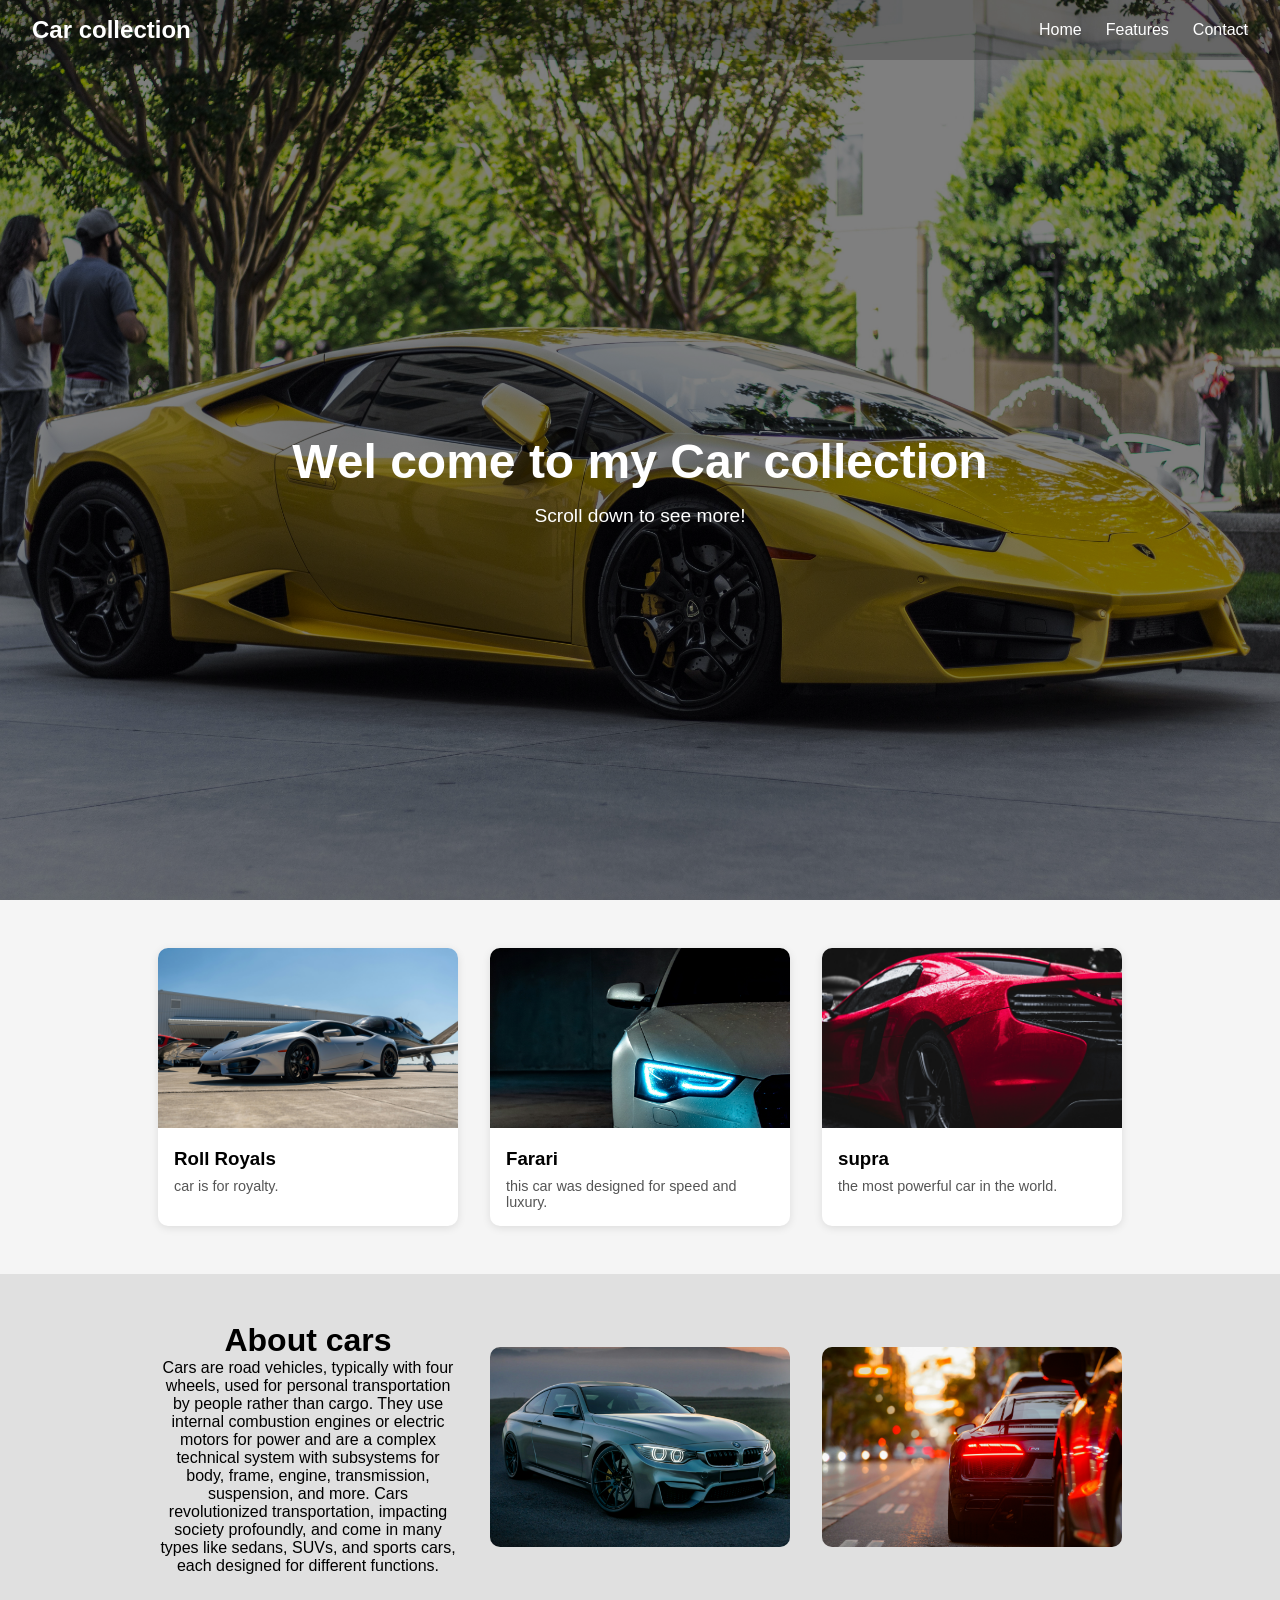
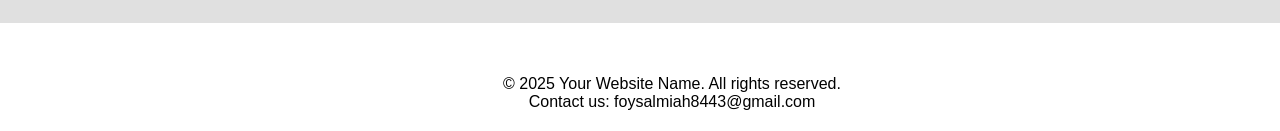
<file: index.html>
<!DOCTYPE html>
<html lang="en">

<head>
    <meta charset="UTF-8" />
    <meta name="viewport" content="width=device-width, initial-scale=1.0" />
    <link rel="stylesheet" href="style.css" />
    <title>Simple Landing Page</title>

</head>

<body>

    <div class="hero">
        <nav>
            <div class="logo">Car collection</div>
            <ul>
                <li><a href="index.html">Home</a></li>
                <li><a href="Features.html">Features</a></li>
                <li><a href="Contact.html">Contact</a></li>
            </ul>
        </nav>

        <div class="hero-text">
            <h1>Wel come to my Car collection</h1>
            <p> Scroll down to see more!</p>
        </div>
    </div>

    <section class="cards">
        <div class="card">
            <a href="Roll-Royals.html"> <img src="pic/harrison-tincher-Oqjk7KwzOd4-unsplash.jpg" alt="Tech"></a>
            <div class="card-body">
                <h3>Roll Royals</h3>
                <p>car is for royalty.</p>
            </div>
        </div>

        <div class="card">
            <a href="Farari-2.html"> <img src="olav-tvedt--oVaYMgBMbs-unsplash.jpg" alt="cars"></a>
            <div class="card-body">
                <h3>Farari</h3>
                <p>this car was designed for speed and luxury.</p>
            </div>
        </div>

        <div class="card">
            <a href="Supra.html"> <img src="yuvraj-singh-tmAynVA_ihE-unsplash.jpg" alt="car"></a>
            <div class="card-body">
                <h3>supra</h3>
                <p>the most powerful car in the world.</p>
            </div>
        </div>
    </section>
    <div class="bout about-photo">
        <div class="about-text">
            <h1>About cars</h1>
            <p>Cars are road vehicles, typically with four wheels, used for personal transportation by people rather
                than cargo. They use internal combustion engines or electric motors for power and are a complex
                technical system with subsystems for body, frame, engine, transmission, suspension, and more. Cars
                revolutionized transportation, impacting society profoundly, and come in many types like sedans, SUVs,
                and sports cars, each designed for different functions. </p>

        </div>

        <div class="">
            <a href="BMW.html"> <img class="card-image1" src="josh-berquist-_4sWbzH5fp8-unsplash.jpg " alt=""
                    srcset=""></a>
        </div>
        <div class="">
          <a href="Farari.html">  <img class="card-image" src="evgeny-tchebotarev-aiwuLjLPFnU-unsplash.jpg" alt="" srcset=""></a>
        </div>

    </div>
    </div>
    <footer>
  <p>&copy; 2025 Your Website Name. All rights reserved.</p>
  <p>Contact us: foysalmiah8443@gmail.com</p>
</footer>


</body>

</html>
</file>
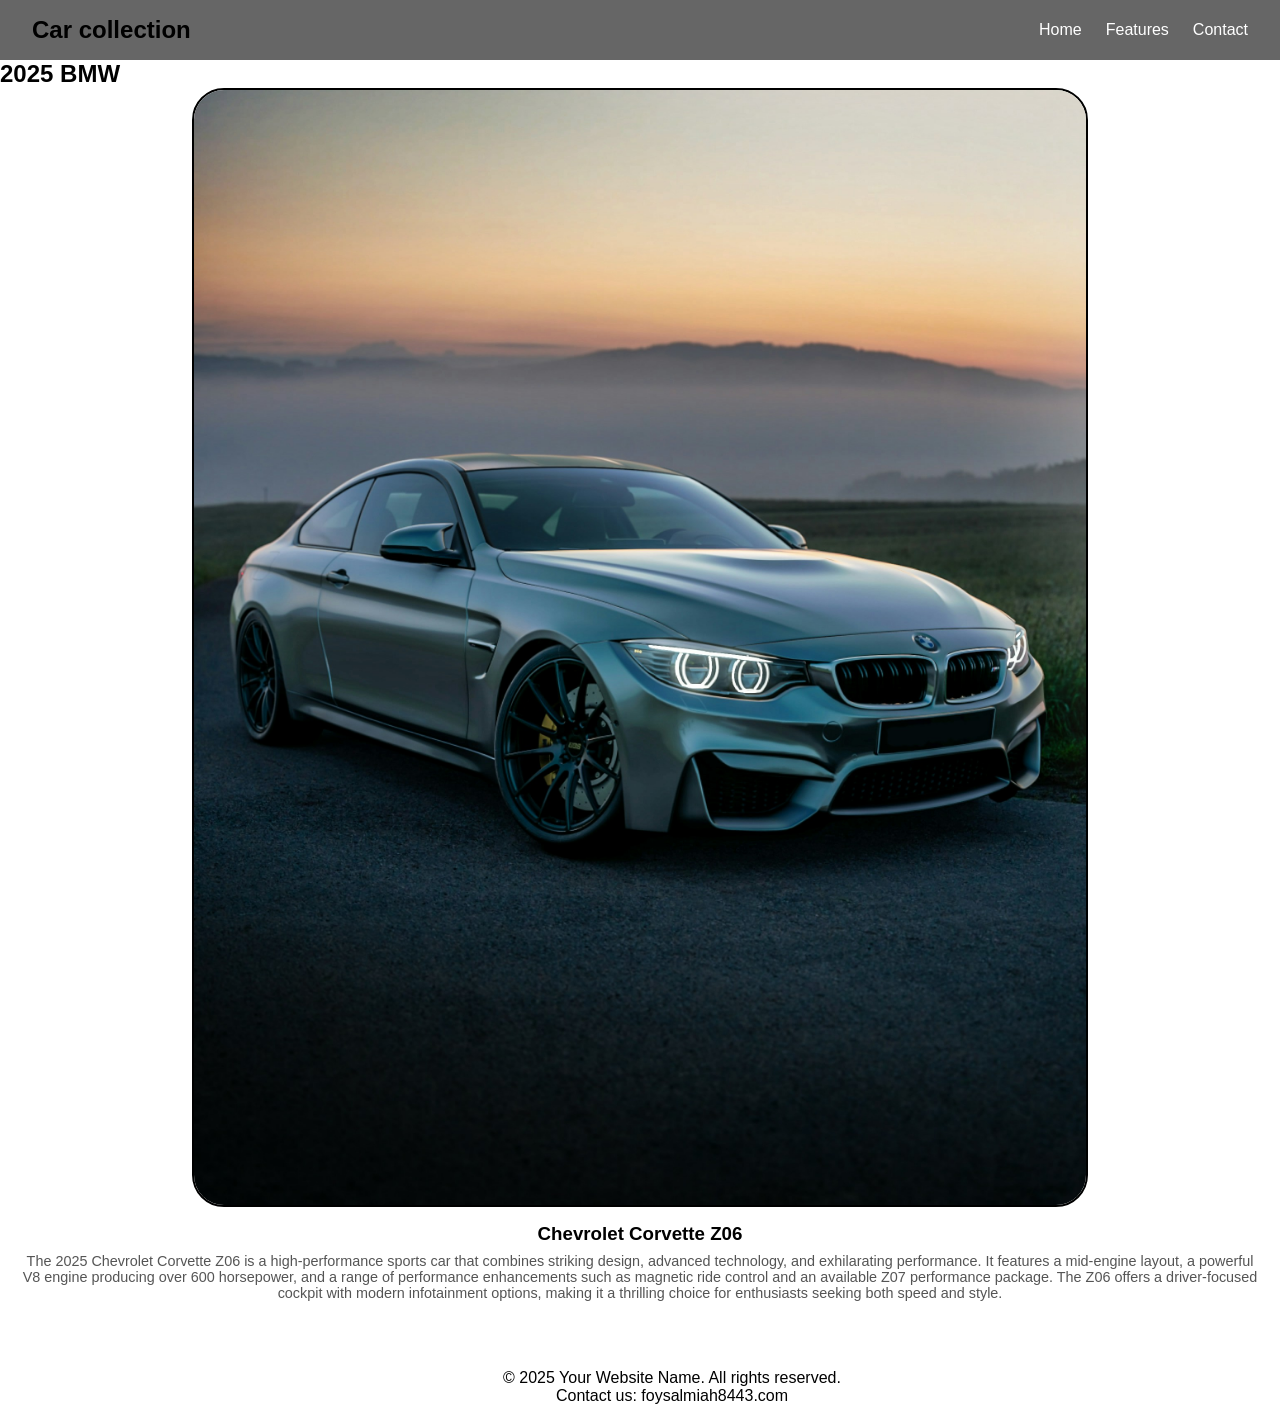
<file: BMW.html>
<!DOCTYPE html>
<html lang="en">
<head>
    <meta charset="UTF-8">
    <meta name="viewport" content="width=device-width, initial-scale=1.0">
   
   <link rel="stylesheet" href="style.css">
    <title>Second car about</title>
</head>
<body>

    <div class="heros">
        <nav>
            <div class="logo">Car collection</div>
            <ul>
                <li><a href="index.html">Home</a></li>
                <li><a href="Features.html">Features</a></li>
                <li><a href="#">Contact</a></li>
            </ul>
        </nav>

       
    </div>
    
    <section class="about-secound-car">
        <h1>2025 BMW</h1>
        <div class="About-in-second-car">
            <img class="about-in-car-pic" src="josh-berquist-_4sWbzH5fp8-unsplash.jpg" alt="Tech">
            <div class="card-body">
                <h3>Chevrolet Corvette Z06</h3>
                <p>The 2025 Chevrolet Corvette Z06 is a high-performance sports car that combines striking design, advanced technology, and exhilarating performance. It features a mid-engine layout, a powerful V8 engine producing over 600 horsepower, and a range of performance enhancements such as magnetic ride control and an available Z07 performance package. The Z06 offers a driver-focused cockpit with modern infotainment options, making it a thrilling choice for enthusiasts seeking both speed and style.</p>
            </div>
    </section>
    <footer>
  <p>&copy; 2025 Your Website Name. All rights reserved.</p>
  <p>Contact us: foysalmiah8443.com</p>
</footer>
</body>
</html>
</file>
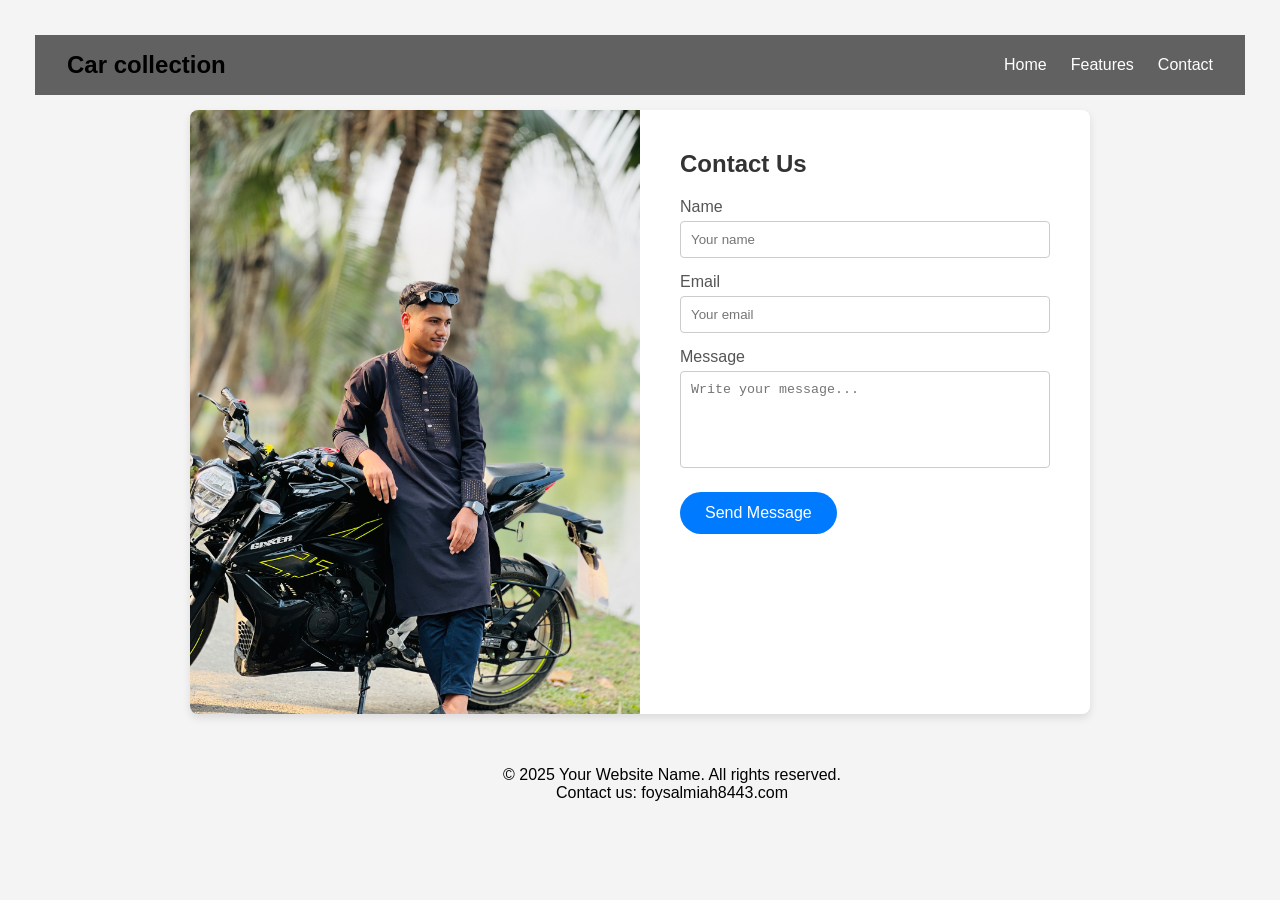
<file: Contact.html>
<!DOCTYPE html>
<html lang="en">
<head>
    <meta charset="UTF-8">
    <meta name="viewport" content="width=device-width, initial-scale=1.0">
  <link rel="stylesheet" href="style.css">
    <title>Contact With us</title>
</head>
<style>


body {
  background-color: #f4f4f4;
  padding: 20px;
}

.contact-container {
  display: flex;
  flex-wrap: wrap;
  background: white;
  border-radius: 8px;
  overflow: hidden;
  max-width: 900px;
  margin: auto;
  box-shadow: 0 4px 8px rgba(0,0,0,0.1);
}

.contact-image {
  flex: 1 1 50%;
}

.contact-image img {
  width: 100%;
  height: 100%;
  object-fit: cover;
}

.contact-form {
  flex: 1 1 50%;
  padding: 40px;
}

.contact-form h2 {
  margin-bottom: 20px;
  color: #333;
}

.contact-form label {
  display: block;
  margin: 15px 0 5px;
  color: #555;
}
.heros{
    padding: 15px;
}
.contact-form input,
.contact-form textarea {
  width: 100%;
  padding: 10px;
  border: 1px solid #ccc;
  border-radius: 4px;
  resize: none;
}

.contact-form button {
  margin-top: 20px;
  padding: 12px 25px;
  background-color: #007bff;
  color: white;
  border: none;
  border-radius: 25px;
  cursor: pointer;
  font-size: 16px;
}

.contact-form button:hover {
  background-color: #0056b3;
}

/* Responsive */
@media (max-width: 768px) {
  .contact-container {
    flex-direction: column;
  }

  .contact-image,
  .contact-form {
    flex: 1 1 100%;
  }

  .contact-form {
    padding: 20px;
  }
}

</style>
<body>
     <div class="heros">
        <nav>
            <div class="logo">Car collection</div>
            <ul>
                <li><a href="index.html">Home</a></li>
                <li><a href="Features.html">Features</a></li>
                <li><a href="Contact.html">Contact</a></li>
            </ul>
        </nav>

       
    </div>
    <section>

<div class="contact-container">
    <div class="contact-image">
      <img src="IMG_8215.JPG" alt="Contact Us Image">
    </div>

    <div class="contact-form">
      <h2>Contact Us</h2>
      <form>
        <label for="name">Name</label>
        <input type="text" id="name" name="name" placeholder="Your name" required>

        <label for="email">Email</label>
        <input type="email" id="email" name="email" placeholder="Your email" required>

        <label for="message">Message</label>
        <textarea id="message" name="message" placeholder="Write your message..." rows="5" required></textarea>

        <button type="submit">Send Message</button>
      </form>
    </div>
  </div>
        
    </section>
    <footer>
  <p>&copy; 2025 Your Website Name. All rights reserved.</p>
  <p>Contact us: foysalmiah8443.com</p>
</footer>
</body>
</html>
</file>
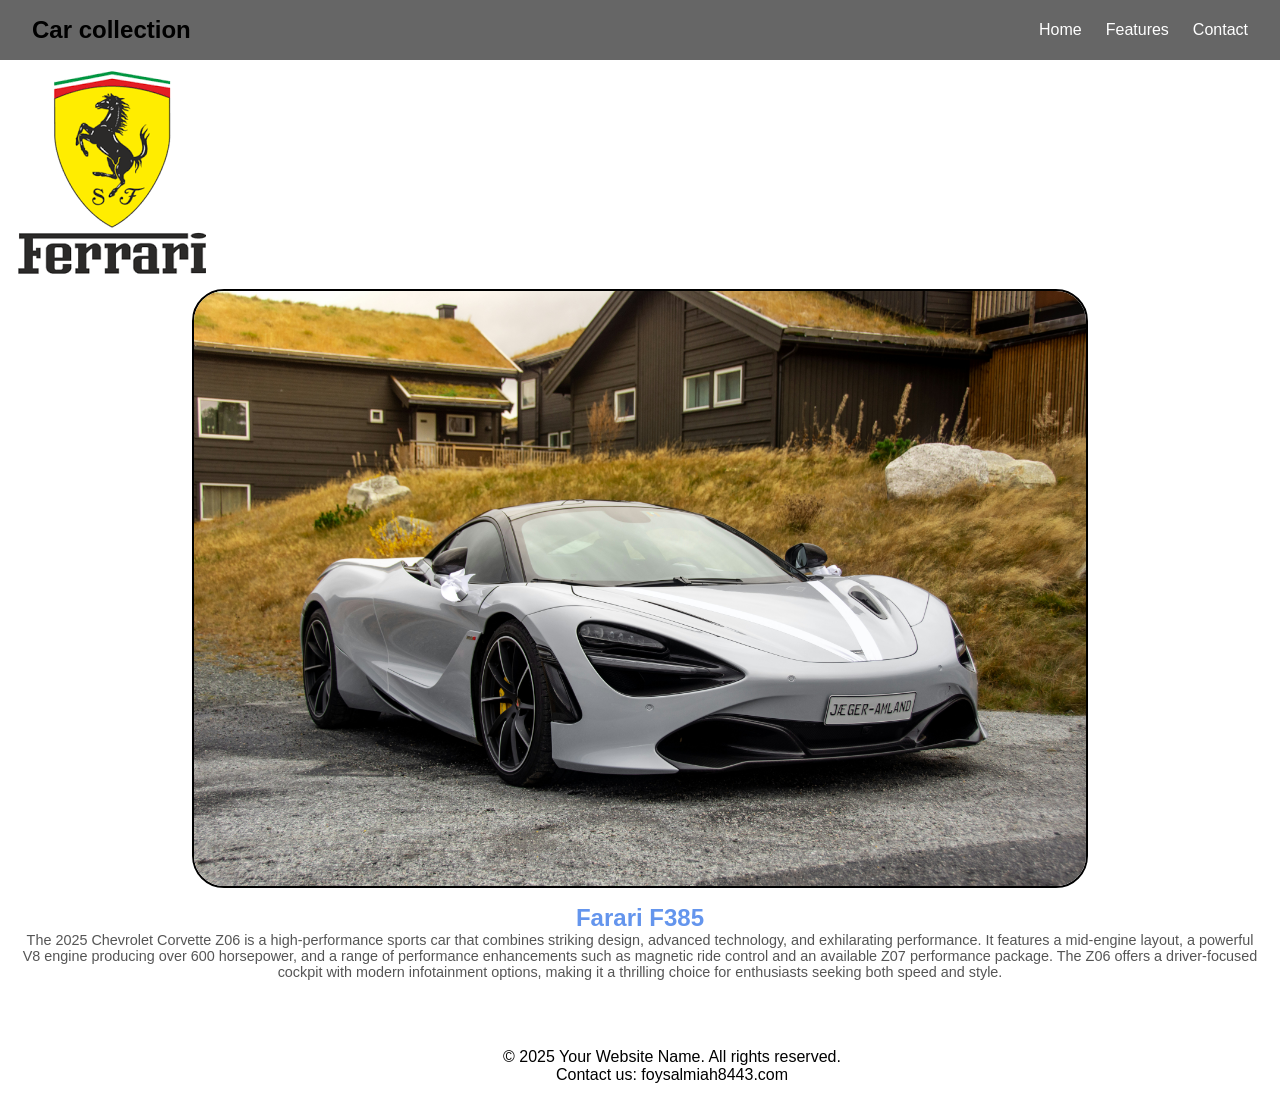
<file: Farari-2.html>
<!DOCTYPE html>
<html lang="en">
<head>
    <meta charset="UTF-8">
    <meta name="viewport" content="width=device-width, initial-scale=1.0">
   
   <link rel="stylesheet" href="style.css">
    <title>Second car about</title>
</head>
<style>
    .logo-s{
        width: rem;
    }
   .text-{
color: cornflowerblue;
   }
</style>
<body>

    <div class="heros">
        <nav>
            <div class="logo">Car collection</div>
            <ul>
                <li><a href="index.html">Home</a></li>
                <li><a href="Features.html">Features</a></li>
                <li><a href="Contact.html">Contact</a></li>
            </ul>
        </nav>

       
    </div>
    
    <section class="about-secound-car">
        <img class="logo-s" src="pic/farari.png" alt="" srcset="">
        <div class="About-in-second-car">
            <img class="about-in-car-pic" src="pic/olav-tvedt-6lSBynPRaAQ-unsplash.jpg" alt="Tech">
            <div class="card-body">
                <h1 class=" text-">Farari F385</h1>
                <p>The 2025 Chevrolet Corvette Z06 is a high-performance sports car that combines striking design, advanced technology, and exhilarating performance. It features a mid-engine layout, a powerful V8 engine producing over 600 horsepower, and a range of performance enhancements such as magnetic ride control and an available Z07 performance package. The Z06 offers a driver-focused cockpit with modern infotainment options, making it a thrilling choice for enthusiasts seeking both speed and style.</p>
            </div>
    </section>
    <footer>
  <p>&copy; 2025 Your Website Name. All rights reserved.</p>
  <p>Contact us: foysalmiah8443.com</p>
</footer>
</body>
</html>
</file>
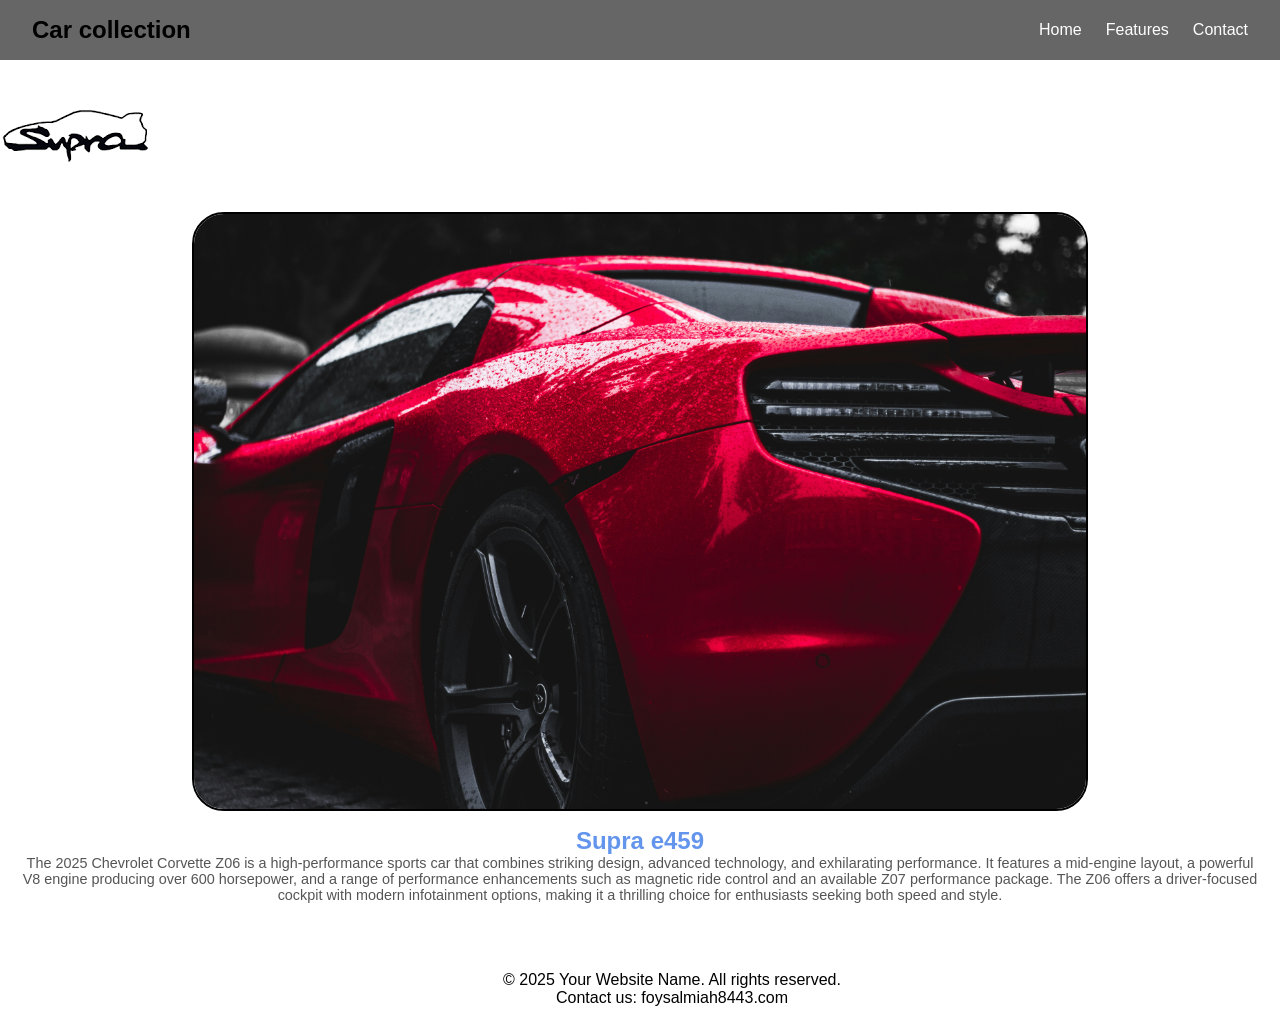
<file: Farari.html>
<!DOCTYPE html>
<html lang="en">
<head>
    <meta charset="UTF-8">
    <meta name="viewport" content="width=device-width, initial-scale=1.0">
   
   <link rel="stylesheet" href="style.css">
    <title>Second car about</title>
</head>
<style>
    .logo-s{
        width: 1;
    }
   .text-{
color: cornflowerblue;
   }
</style>
<body>

    <div class="heros">
        <nav>
            <div class="logo">Car collection</div>
            <ul>
                <li><a href="index.html">Home</a></li>
                <li><a href="Features.html">Features</a></li>
                <li><a href="Contact.html">Contact</a></li>
            </ul>
        </nav>

       
    </div>
    
    <section class="about-secound-car">
        <img class="logo-s" src="pic/logo.png" alt="" srcset="">
        <div class="About-in-second-car">
            <img class="about-in-car-pic" src="yuvraj-singh-tmAynVA_ihE-unsplash.jpg" alt="Tech">
            <div class="card-body">
                <h1 class=" text-">Supra e459</h1>
                <p>The 2025 Chevrolet Corvette Z06 is a high-performance sports car that combines striking design, advanced technology, and exhilarating performance. It features a mid-engine layout, a powerful V8 engine producing over 600 horsepower, and a range of performance enhancements such as magnetic ride control and an available Z07 performance package. The Z06 offers a driver-focused cockpit with modern infotainment options, making it a thrilling choice for enthusiasts seeking both speed and style.</p>
            </div>
    </section>
    <footer>
  <p>&copy; 2025 Your Website Name. All rights reserved.</p>
  <p>Contact us: foysalmiah8443.com</p>
</footer>
</body>
</html>
</file>
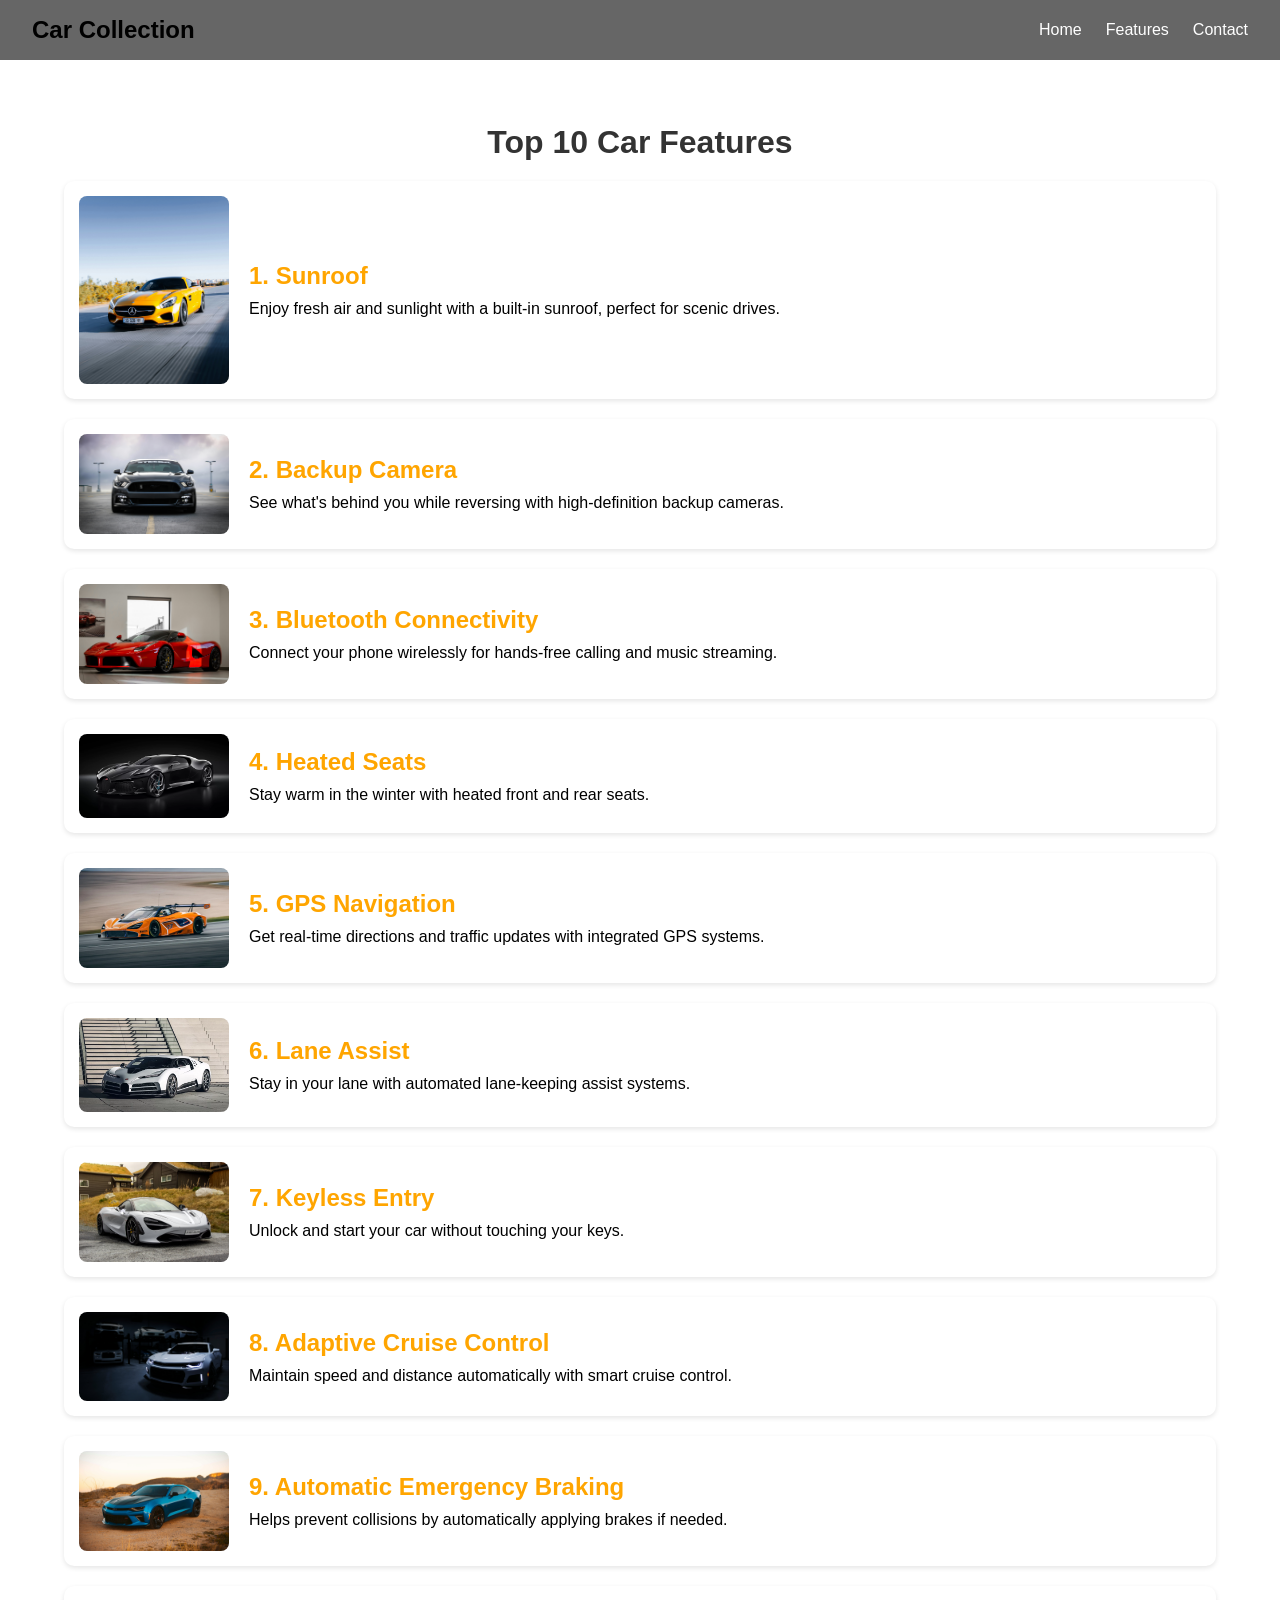
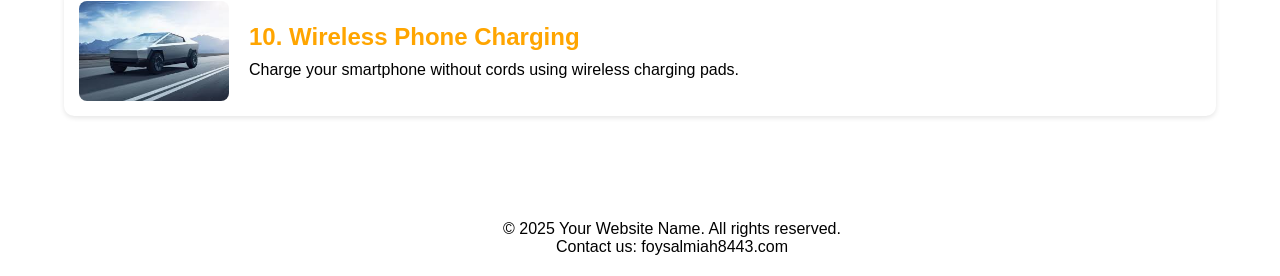
<file: Features.html>
<!DOCTYPE html>
<html lang="en">
<head>
    <meta charset="UTF-8">
    <meta name="viewport" content="width=device-width, initial-scale=1.0">
    <link rel="stylesheet" href="style.css">
    <title>Features Cars</title>
</head>
<style>
      h1 {
      text-align: center;
      color: #333;
    }
    .feature {
      display: flex;
      flex-wrap: wrap;
      align-items: center;
      margin: 20px 0;
      background: white;
      padding: 15px;
      border-radius: 10px;
      box-shadow: 0 2px 5px rgba(0,0,0,0.1);
    }
    .feature img {
      width: 150px;
      height: auto;
      margin-right: 20px;
      border-radius: 8px;
    }
    .feature-text {
      max-width: 700px;
    }
    .feature-text h2 {
      margin: 0 0 10px;
      color: orange;
    }
    .main-for-padding{
        margin: 2rem;
        padding: 2rem;
    }
  </style>
</style>
<body>
     <div class="heros">
        <nav>
            <div class="logo">Car Collection</div>
            <ul>
                <li><a href="index.html">Home</a></li>
                <li><a href="Features.html">Features</a></li>
                <li><a href="Contact.html">Contact</a></li>
            </ul>
        </nav>

       
    </div>
    <main class="main-for-padding">
    
      


  <h1>Top 10 Car Features</h1>

  <div class="feature">
    <img src="pic/d-panyukov-DwxlhTvC16Q-unsplash.jpg" alt="Sunroof">
    <div class="feature-text">
      <h2>1. Sunroof</h2>
      <p>Enjoy fresh air and sunlight with a built-in sunroof, perfect for scenic drives.</p>
    </div>
  </div>

  <div class="feature">
    <img src="pic/joey-banks-YApiWyp0lqo-unsplash.jpg" alt="Backup Camera">
    <div class="feature-text">
      <h2>2. Backup Camera</h2>
      <p>See what's behind you while reversing with high-definition backup cameras.</p>
    </div>
  </div>

  <div class="feature">
    <img src="pic/joshua-koblin-eqW1MPinEV4-unsplash.jpg" alt="Bluetooth">
    <div class="feature-text">
      <h2>3. Bluetooth Connectivity</h2>
      <p>Connect your phone wirelessly for hands-free calling and music streaming.</p>
    </div>
  </div>

  <div class="feature">
    <img src="pic/LA-VOITURE-NOIRE-via-Bugatti-most-expensive-car.webp" alt="Heated Seats">
    <div class="feature-text">
      <h2>4. Heated Seats</h2>
      <p>Stay warm in the winter with heated front and rear seats.</p>
    </div>
  </div>

  <div class="feature">
    <img src="pic/mclaren-720s-gt3-12.webp" alt="GPS Navigation">
    <div class="feature-text">
      <h2>5. GPS Navigation</h2>
      <p>Get real-time directions and traffic updates with integrated GPS systems.</p>
    </div>
  </div>

  <div class="feature">
    <img src="pic/Most-Expensive-Car-in-the-World-Bugatti-Centodieci-1160x730.webp" alt="Lane Assist">
    <div class="feature-text">
      <h2>6. Lane Assist</h2>
      <p>Stay in your lane with automated lane-keeping assist systems.</p>
    </div>
  </div>

  <div class="feature">
    <img src="pic/olav-tvedt-6lSBynPRaAQ-unsplash.jpg" alt="Keyless Entry">
    <div class="feature-text">
      <h2>7. Keyless Entry</h2>
      <p>Unlock and start your car without touching your keys.</p>
    </div>
  </div>

  <div class="feature">
    <img src="pic/peter-broomfield-m3m-lnR90uM-unsplash.jpg" alt="Cruise Control">
    <div class="feature-text">
      <h2>8. Adaptive Cruise Control</h2>
      <p>Maintain speed and distance automatically with smart cruise control.</p>
    </div>
  </div>

  <div class="feature">
    <img src="pic/stefan-rodriguez-2AovfzYV3rc-unsplash.jpg" alt="Automatic Braking">
    <div class="feature-text">
      <h2>9. Automatic Emergency Braking</h2>
      <p>Helps prevent collisions by automatically applying brakes if needed.</p>
    </div>
  </div>

  <div class="feature">
    <img src="pic/images (2).jpeg" alt="Wireless Charging">
    <div class="feature-text">
      <h2>10. Wireless Phone Charging</h2>
      <p>Charge your smartphone without cords using wireless charging pads.</p>
    </div>
  </div>
    </main>
    <footer>
  <p>&copy; 2025 Your Website Name. All rights reserved.</p>
  <p>Contact us: foysalmiah8443.com</p>
</footer>
</body>
</html>
</file>
<file: style.css>
* {
      margin: 0;
      padding: 0;
      box-sizing: border-box;
    }

    body, html {
      height: 100%;
      font-family: 'Segoe UI', sans-serif;
    }

    /* Background image */
    .hero {
      background-image: url('dhiva-krishna-X16zXcbxU4U-unsplash.jpg'); /* You can replace this */
      height: 100vh;
      background-size: cover;
      background-position: center;
      color: white;
      display: flex;
      flex-wrap: wrap;
      flex-direction: column;
    }

    /* Navbar */
    nav {
      background: rgba(0, 0, 0, 0.6);
      padding: 1rem 2rem;
      display: flex;
      justify-content: space-between;
      align-items: center;
    }

    nav .logo {
      font-size: 1.5rem;
      font-weight: bold;
    }

    nav ul {
      list-style: none;
      display: flex;
      gap: 1.5rem;
    }

    nav ul li a {
      text-decoration: none;
      color: white;
      font-weight: 500;
      transition: color 0.3s;
    }

    nav ul li a:hover {
      color: #ffd700;
    }

    /* Hero text */
    .hero-text {
      flex: 1;
      display: flex;
      flex-direction: column;
      justify-content: center;
      align-items: center;
      text-align: center;
      background: rgba(0, 0, 0, 0.5);
      padding: 2rem;
    }

    .hero-text h1 {
      font-size: 3rem;
      margin-bottom: 1rem;
    }

    .hero-text p {
      font-size: 1.2rem;
      max-width: 600px;
    }

    /* Cards section */
    .cards {
      display: flex;
      flex-wrap: wrap;
      justify-content: center;
      padding: 3rem 2rem;
      background: #f5f5f5;
      gap: 2rem;
    }

    .card {
      background: white;
      width: 300px;
      border-radius: 10px;
      box-shadow: 0 2px 8px rgba(0,0,0,0.1);
      overflow: hidden;
      transition: transform 0.3s;
    }

    .card:hover {
      transform: translateY(-5px);
    }

    .card img {
      width: 100%;
      height: 180px;
      object-fit: cover;
    }

    .card-body {
      padding: 1rem;
    }

    .card-body h3 {
      margin-bottom: 0.5rem;
    }

    .card-body p {
      font-size: 0.9rem;
      color: #555;
    }

  section.about img{
    width: 300px;
    height: 200px;
    border-radius: 10px;
    object-fit: cover;
  }
  .bout{
   
    display: flex;
        flex-direction: row;
      align-items: center;
      gap: 2rem;
      padding: 3rem 2rem;
      background: #e0e0e0;
      text-align: center;
  }
 .card-image{
    width: 300px;
    height: 200px;
    border-radius: 10px;
    object-fit: cover;
 }
   .card-image1{
    width: 300px;
    height: 200px;
    border-radius: 10px;
    object-fit: cover;
}
    .about-text{
      max-width: 300px;
    }
   .about-photo{
    display: flex;
    flex-wrap: wrap;
    justify-content: center;
    align-items: center;
   }
    
   
   .about-in-car-pic{
    text-align: center;

    width: 70vw;
    border: 2px solid ;
    border-radius: 2rem;
 
    
   }
   .About-in-second-car{
 
   display: flex;
   flex-direction: column; 
   justify-content: center;
   text-align: center;
   align-items: center;
  
   }
    footer {
    
    color: black;
    text-align: center;
    margin: 2rem;
    padding: 20px;  
    width: 100%;

  }
</file>
